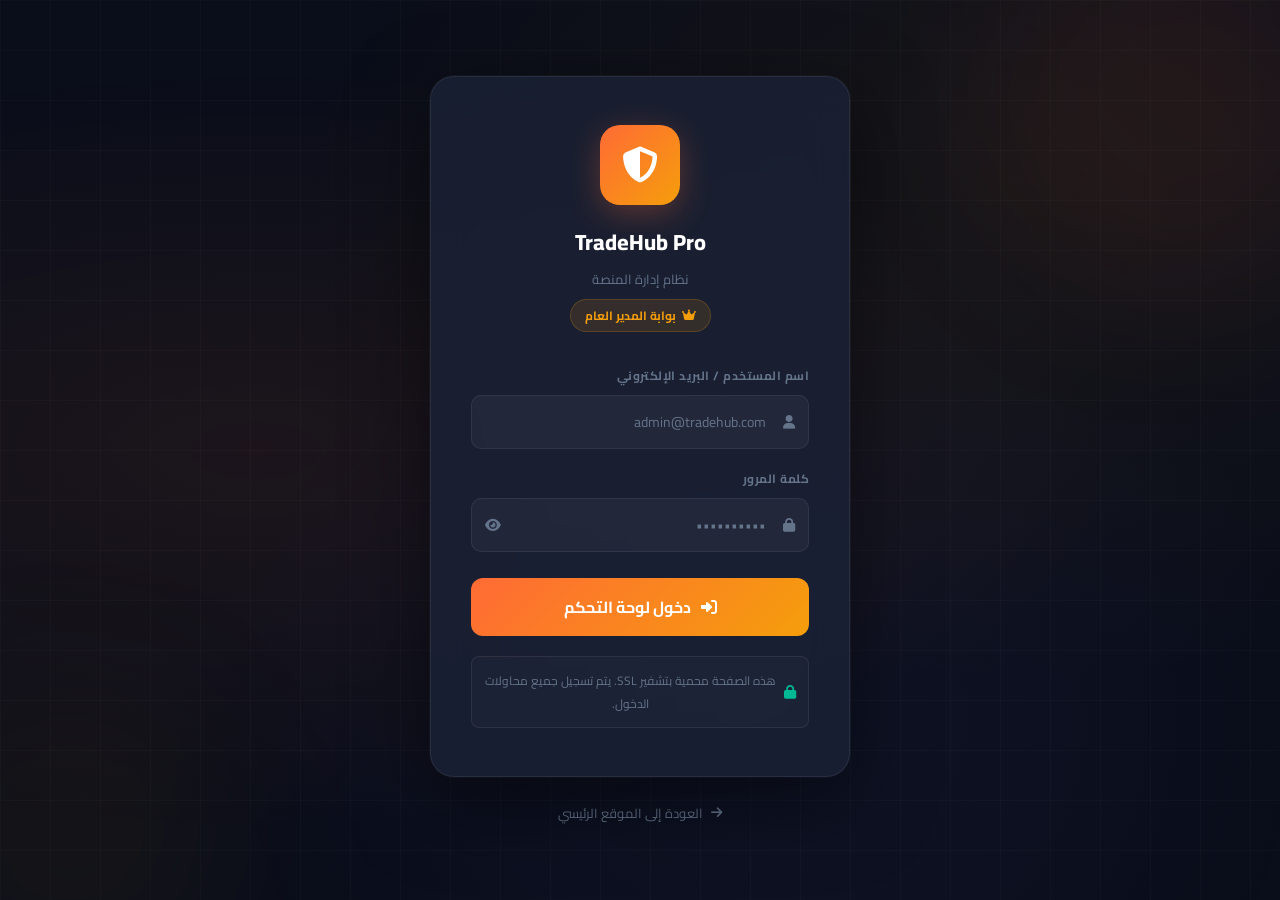
<file: admin-login.html>
<!DOCTYPE html>
<html lang="ar" dir="rtl">
<head>
  <meta charset="UTF-8" />
  <meta name="viewport" content="width=device-width, initial-scale=1.0" />
  <title>دخول المدير - TradeHub Pro</title>
  <!-- PWA -->
  <meta name="theme-color" content="#f59e0b" />
  <meta name="apple-mobile-web-app-capable" content="yes" />
  <meta name="apple-mobile-web-app-title" content="TradeHub Pro" />
  <link rel="manifest" href="manifest.json" />
  <link rel="apple-touch-icon" href="icons/icon-192x192.png" />
  <link rel="icon" type="image/svg+xml" href="icons/icon.svg" />
  <link href="https://fonts.googleapis.com/css2?family=Cairo:wght@300;400;600;700;800&display=swap" rel="stylesheet" />
  <link rel="stylesheet" href="https://cdn.jsdelivr.net/npm/@fortawesome/fontawesome-free@6.4.0/css/all.min.css" />
  <style>
    *, *::before, *::after { margin: 0; padding: 0; box-sizing: border-box; }
    :root {
      --primary: #FF6B35; --danger: #e74c3c; --success: #00b894;
      --admin-dark: #0a0e1a; --admin-mid: #111827; --admin-card: #1a2235;
      --admin-border: rgba(255,255,255,0.07); --admin-text: #e2e8f0;
      --admin-muted: #64748b; --gold: #f59e0b;
    }
    body {
      font-family: 'Cairo', sans-serif;
      background: var(--admin-dark);
      min-height: 100vh;
      display: flex;
      align-items: center;
      justify-content: center;
      position: relative;
      overflow: hidden;
    }
    /* Animated background */
    .bg-anim {
      position: fixed; inset: 0; z-index: 0;
      background: radial-gradient(ellipse at 20% 50%, rgba(255,107,53,0.08) 0%, transparent 60%),
                  radial-gradient(ellipse at 80% 20%, rgba(245,158,11,0.06) 0%, transparent 50%),
                  radial-gradient(ellipse at 60% 80%, rgba(99,102,241,0.06) 0%, transparent 50%);
    }
    .grid-lines {
      position: fixed; inset: 0; z-index: 0;
      background-image: linear-gradient(rgba(255,255,255,0.02) 1px, transparent 1px),
                        linear-gradient(90deg, rgba(255,255,255,0.02) 1px, transparent 1px);
      background-size: 50px 50px;
    }
    .floating-orb {
      position: fixed; border-radius: 50%; filter: blur(80px); z-index: 0; animation: floatOrb 8s ease-in-out infinite;
    }
    .orb1 { width: 400px; height: 400px; background: rgba(255,107,53,0.06); top: -100px; right: -100px; animation-delay: 0s; }
    .orb2 { width: 300px; height: 300px; background: rgba(245,158,11,0.05); bottom: -80px; left: -80px; animation-delay: 3s; }
    @keyframes floatOrb { 0%,100% { transform: translate(0,0) scale(1); } 50% { transform: translate(30px, -30px) scale(1.1); } }

    /* Login Card */
    .login-wrapper { position: relative; z-index: 10; width: 100%; max-width: 460px; padding: 20px; }
    .login-card {
      background: rgba(26, 34, 53, 0.85);
      border: 1px solid var(--admin-border);
      border-radius: 24px;
      padding: 48px 40px;
      backdrop-filter: blur(20px);
      box-shadow: 0 25px 80px rgba(0,0,0,0.5), 0 0 0 1px rgba(255,255,255,0.04);
    }
    .login-logo {
      text-align: center;
      margin-bottom: 32px;
    }
    .logo-shield {
      width: 80px; height: 80px;
      background: linear-gradient(135deg, #FF6B35, #f59e0b);
      border-radius: 20px;
      display: flex; align-items: center; justify-content: center;
      font-size: 36px; color: white;
      margin: 0 auto 16px;
      box-shadow: 0 8px 32px rgba(255,107,53,0.3);
      animation: pulseLogo 3s ease-in-out infinite;
    }
    @keyframes pulseLogo { 0%,100% { box-shadow: 0 8px 32px rgba(255,107,53,0.3); } 50% { box-shadow: 0 8px 48px rgba(255,107,53,0.5); } }
    .login-logo h1 { font-size: 22px; font-weight: 800; color: white; margin-bottom: 4px; }
    .login-logo p { font-size: 13px; color: var(--admin-muted); }
    .admin-badge {
      display: inline-flex; align-items: center; gap: 6px;
      background: rgba(245,158,11,0.12); color: var(--gold);
      padding: 4px 14px; border-radius: 20px; font-size: 12px; font-weight: 700;
      border: 1px solid rgba(245,158,11,0.2); margin-top: 8px;
    }
    .form-group { margin-bottom: 18px; }
    .form-label { display: block; font-size: 12px; font-weight: 700; color: var(--admin-muted); margin-bottom: 8px; text-transform: uppercase; letter-spacing: 0.5px; }
    .input-wrap { position: relative; }
    .input-icon { position: absolute; top: 50%; transform: translateY(-50%); right: 14px; color: var(--admin-muted); font-size: 14px; pointer-events: none; }
    .form-input {
      width: 100%; padding: 13px 42px 13px 14px;
      background: rgba(255,255,255,0.04);
      border: 1.5px solid var(--admin-border);
      border-radius: 10px; color: var(--admin-text);
      font-size: 14px; font-family: 'Cairo', sans-serif;
      outline: none; transition: all 0.3s;
    }
    .form-input:focus { border-color: var(--primary); background: rgba(255,107,53,0.05); box-shadow: 0 0 0 3px rgba(255,107,53,0.1); }
    .form-input::placeholder { color: var(--admin-muted); }
    .toggle-pass { position: absolute; top: 50%; transform: translateY(-50%); left: 14px; background: none; border: none; color: var(--admin-muted); cursor: pointer; font-size: 14px; transition: color 0.2s; }
    .toggle-pass:hover { color: var(--primary); }
    .login-btn {
      width: 100%; padding: 14px;
      background: linear-gradient(135deg, #FF6B35, #f59e0b);
      color: white; border: none; border-radius: 12px;
      font-size: 16px; font-weight: 700; font-family: 'Cairo', sans-serif;
      cursor: pointer; transition: all 0.3s; position: relative; overflow: hidden;
      margin-top: 8px;
    }
    .login-btn:hover { transform: translateY(-2px); box-shadow: 0 8px 24px rgba(255,107,53,0.4); }
    .login-btn:active { transform: translateY(0); }
    .login-btn .btn-content { display: flex; align-items: center; justify-content: center; gap: 10px; position: relative; z-index: 1; }
    .login-btn .ripple { position: absolute; border-radius: 50%; background: rgba(255,255,255,0.3); transform: scale(0); animation: ripple 0.6s linear; }
    @keyframes ripple { to { transform: scale(4); opacity: 0; } }
    .security-note {
      display: flex; align-items: center; gap: 8px;
      font-size: 12px; color: var(--admin-muted); text-align: center;
      margin-top: 20px; padding: 12px; border-radius: 8px;
      background: rgba(255,255,255,0.02); border: 1px solid var(--admin-border);
    }
    .security-note i { color: var(--success); font-size: 14px; }
    .error-msg { display: none; background: rgba(231,76,60,0.1); border: 1px solid rgba(231,76,60,0.3); color: #fc8181; padding: 10px 14px; border-radius: 8px; font-size: 13px; margin-bottom: 16px; align-items: center; gap: 8px; }
    .error-msg.show { display: flex; animation: shake 0.3s ease; }
    @keyframes shake { 0%,100% { transform: translateX(0); } 25% { transform: translateX(-8px); } 75% { transform: translateX(8px); } }
    .hint-box {
      margin-top: 20px; padding: 14px 16px;
      background: rgba(255,107,53,0.06); border: 1px solid rgba(255,107,53,0.15);
      border-radius: 10px; font-size: 12px; color: var(--admin-muted);
    }
    .hint-box strong { color: var(--primary); }
    .hint-row { display: flex; align-items: center; gap: 8px; margin-bottom: 4px; }
    .hint-row:last-child { margin-bottom: 0; }
    .back-link { display: flex; align-items: center; justify-content: center; gap: 8px; margin-top: 24px; color: var(--admin-muted); font-size: 13px; text-decoration: none; transition: color 0.2s; }
    .back-link:hover { color: var(--primary); }
    /* Loading state */
    .loading { display: none; }
    .loading-dot { display: inline-block; width: 8px; height: 8px; border-radius: 50%; background: white; margin: 0 3px; animation: loadingDot 1s infinite; }
    .loading-dot:nth-child(2) { animation-delay: 0.2s; }
    .loading-dot:nth-child(3) { animation-delay: 0.4s; }
    @keyframes loadingDot { 0%,80%,100% { transform: scale(0.6); opacity: 0.5; } 40% { transform: scale(1); opacity: 1; } }
  </style>
</head>
<body>
  <div class="bg-anim"></div>
  <div class="grid-lines"></div>
  <div class="floating-orb orb1"></div>
  <div class="floating-orb orb2"></div>

  <div class="login-wrapper">
    <div class="login-card">
      <div class="login-logo">
        <div class="logo-shield"><i class="fas fa-shield-alt"></i></div>
        <h1>TradeHub Pro</h1>
        <p>نظام إدارة المنصة</p>
        <div class="admin-badge"><i class="fas fa-crown"></i> بوابة المدير العام</div>
      </div>

      <div class="error-msg" id="errorMsg">
        <i class="fas fa-exclamation-triangle"></i>
        <span id="errorText">بيانات الدخول غير صحيحة</span>
      </div>

      <form onsubmit="return doLogin(event)">
        <div class="form-group">
          <label class="form-label">اسم المستخدم / البريد الإلكتروني</label>
          <div class="input-wrap">
            <i class="fas fa-user input-icon"></i>
            <input type="text" class="form-input" id="adminUser" placeholder="admin@tradehub.com" autocomplete="username" />
          </div>
        </div>
        <div class="form-group">
          <label class="form-label">كلمة المرور</label>
          <div class="input-wrap">
            <i class="fas fa-lock input-icon"></i>
            <input type="password" class="form-input" id="adminPass" placeholder="••••••••••" autocomplete="current-password" />
            <button type="button" class="toggle-pass" onclick="togglePass()"><i class="fas fa-eye" id="eyeIcon"></i></button>
          </div>
        </div>

        <button type="submit" class="login-btn" id="loginBtn">
          <div class="btn-content" id="btnContent">
            <i class="fas fa-sign-in-alt"></i> دخول لوحة التحكم
          </div>
          <div class="loading" id="btnLoading">
            <span class="loading-dot"></span>
            <span class="loading-dot"></span>
            <span class="loading-dot"></span>
          </div>
        </button>
      </form>

      <div class="security-note">
        <i class="fas fa-lock"></i>
        <span>هذه الصفحة محمية بتشفير SSL. يتم تسجيل جميع محاولات الدخول.</span>
      </div>

    </div>

    <a href="index.html" class="back-link">
      <i class="fas fa-arrow-right"></i> العودة إلى الموقع الرئيسي
    </a>
  </div>

  <script>
    const ADMIN_CREDENTIALS = { user: 'admin', pass: 'admin123', email: 'admin@tradehub.com' };

    function togglePass() {
      const inp = document.getElementById('adminPass');
      const icon = document.getElementById('eyeIcon');
      inp.type = inp.type === 'password' ? 'text' : 'password';
      icon.className = inp.type === 'password' ? 'fas fa-eye' : 'fas fa-eye-slash';
    }

    function showError(msg) {
      const el = document.getElementById('errorMsg');
      document.getElementById('errorText').textContent = msg;
      el.classList.add('show');
      setTimeout(() => el.classList.remove('show'), 4000);
    }

    function setLoading(loading) {
      document.getElementById('btnContent').style.display = loading ? 'none' : 'flex';
      const loadEl = document.getElementById('btnLoading');
      loadEl.style.display = loading ? 'flex' : 'none';
      loadEl.style.justifyContent = 'center';
      loadEl.style.alignItems = 'center';
      document.getElementById('loginBtn').disabled = loading;
    }

    function doLogin(e) {
      e.preventDefault();
      const user = document.getElementById('adminUser').value.trim();
      const pass = document.getElementById('adminPass').value;

      if (!user || !pass) { showError('يرجى إدخال اسم المستخدم وكلمة المرور'); return false; }

      setLoading(true);
      setTimeout(() => {
        const isValid = (user === ADMIN_CREDENTIALS.user || user === ADMIN_CREDENTIALS.email) && pass === ADMIN_CREDENTIALS.pass;
        if (isValid) {
          localStorage.setItem('tradehub_admin', JSON.stringify({ name: 'المدير العام', email: 'admin@tradehub.com', role: 'super_admin', loginTime: Date.now() }));
          window.location.href = 'admin.html';
        } else {
          setLoading(false);
          showError('اسم المستخدم أو كلمة المرور غير صحيحة');
          document.getElementById('adminPass').value = '';
        }
      }, 1200);
      return false;
    }

    // Check if already logged in
    const stored = localStorage.getItem('tradehub_admin');
    if (stored) {
      try {
        const data = JSON.parse(stored);
        if (Date.now() - data.loginTime < 24 * 60 * 60 * 1000) window.location.href = 'admin.html';
      } catch(e) { localStorage.removeItem('tradehub_admin'); }
    }
  </script>
</body>
</html>
</file>
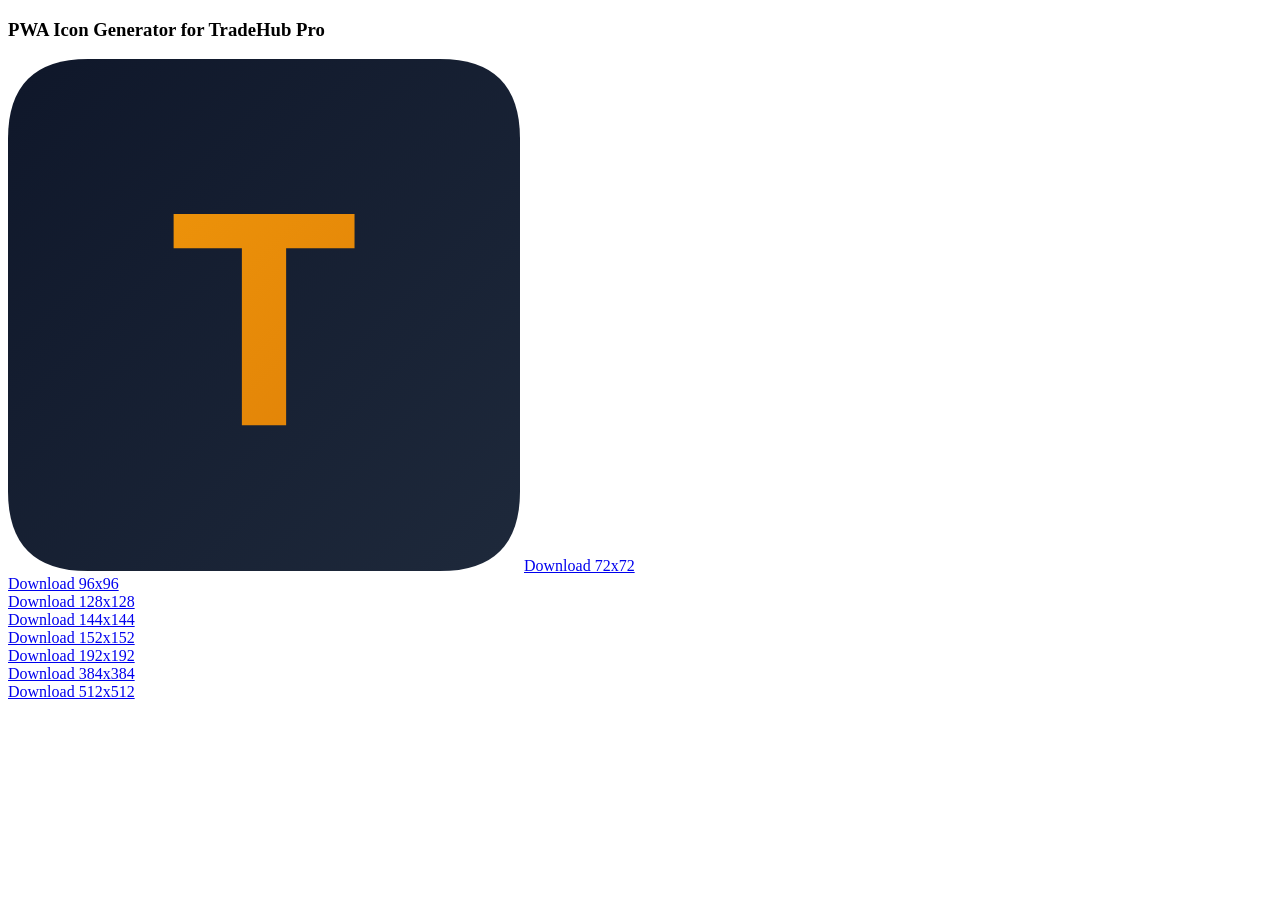
<file: generate-icons.html>
<!DOCTYPE html>
<html>
<head><title>PWA Icon Generator</title></head>
<body>
<h3>PWA Icon Generator for TradeHub Pro</h3>
<canvas id="c" width="512" height="512"></canvas>
<script>
// This file generates icons programmatically
// Icons are embedded as data URLs in the main chatbot.js
const sizes = [72, 96, 128, 144, 152, 192, 384, 512];
const canvas = document.getElementById('c');
const ctx = canvas.getContext('2d');

function drawIcon(size) {
  canvas.width = size;
  canvas.height = size;
  const r = size * 0.156; // border-radius

  // Background gradient
  const bg = ctx.createLinearGradient(0, 0, size, size);
  bg.addColorStop(0, '#0f172a');
  bg.addColorStop(1, '#1e293b');

  ctx.beginPath();
  ctx.moveTo(r, 0);
  ctx.lineTo(size - r, 0);
  ctx.quadraticCurveTo(size, 0, size, r);
  ctx.lineTo(size, size - r);
  ctx.quadraticCurveTo(size, size, size - r, size);
  ctx.lineTo(r, size);
  ctx.quadraticCurveTo(0, size, 0, size - r);
  ctx.lineTo(0, r);
  ctx.quadraticCurveTo(0, 0, r, 0);
  ctx.closePath();
  ctx.fillStyle = bg;
  ctx.fill();

  // Gold gradient for T
  const gold = ctx.createLinearGradient(0, 0, size, size);
  gold.addColorStop(0, '#f59e0b');
  gold.addColorStop(1, '#d97706');

  ctx.fillStyle = gold;
  ctx.font = `900 ${size * 0.6}px Arial Black, sans-serif`;
  ctx.textAlign = 'center';
  ctx.textBaseline = 'middle';
  ctx.fillText('T', size / 2, size / 2 + size * 0.05);

  return canvas.toDataURL('image/png');
}

sizes.forEach(s => {
  const url = drawIcon(s);
  const a = document.createElement('a');
  a.href = url;
  a.download = `icon-${s}x${s}.png`;
  a.textContent = `Download ${s}x${s}`;
  document.body.appendChild(a);
  document.body.appendChild(document.createElement('br'));
});
</script>
</body>
</html>
</file>
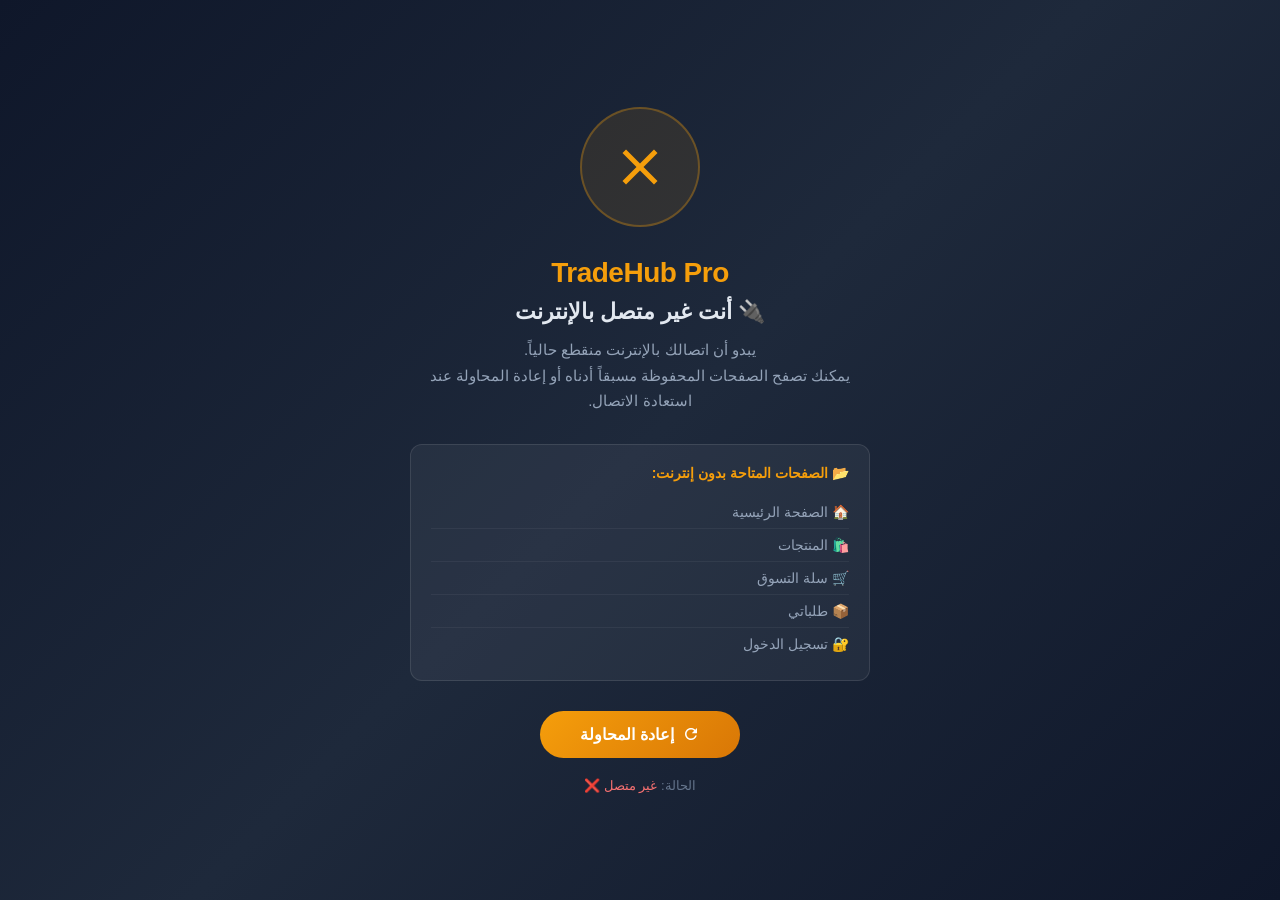
<file: offline.html>
<!DOCTYPE html>
<html lang="ar" dir="rtl">
<head>
  <meta charset="UTF-8" />
  <meta name="viewport" content="width=device-width, initial-scale=1.0" />
  <title>TradeHub Pro — غير متصل</title>
  <style>
    * { margin: 0; padding: 0; box-sizing: border-box; }
    body {
      font-family: 'Cairo', 'Segoe UI', sans-serif;
      background: linear-gradient(135deg, #0f172a 0%, #1e293b 50%, #0f172a 100%);
      min-height: 100vh;
      display: flex;
      align-items: center;
      justify-content: center;
      color: #fff;
    }
    .container {
      text-align: center;
      padding: 40px 20px;
      max-width: 500px;
    }
    .icon-wrap {
      width: 120px;
      height: 120px;
      background: rgba(245,158,11,0.1);
      border: 2px solid rgba(245,158,11,0.3);
      border-radius: 50%;
      display: flex;
      align-items: center;
      justify-content: center;
      margin: 0 auto 30px;
      animation: pulse 2s infinite;
    }
    @keyframes pulse {
      0%, 100% { transform: scale(1); opacity: 1; }
      50% { transform: scale(1.05); opacity: 0.8; }
    }
    .icon-wrap svg {
      width: 60px;
      height: 60px;
      fill: #f59e0b;
    }
    .logo {
      font-size: 28px;
      font-weight: 900;
      color: #f59e0b;
      margin-bottom: 10px;
      letter-spacing: -0.5px;
    }
    h1 {
      font-size: 22px;
      color: #e2e8f0;
      margin-bottom: 12px;
    }
    p {
      color: #94a3b8;
      font-size: 15px;
      line-height: 1.7;
      margin-bottom: 30px;
    }
    .cached-pages {
      background: rgba(255,255,255,0.05);
      border: 1px solid rgba(255,255,255,0.1);
      border-radius: 12px;
      padding: 20px;
      margin-bottom: 30px;
      text-align: right;
    }
    .cached-pages h3 {
      color: #f59e0b;
      margin-bottom: 15px;
      font-size: 14px;
    }
    .cached-pages a {
      display: block;
      color: #94a3b8;
      text-decoration: none;
      padding: 8px 0;
      border-bottom: 1px solid rgba(255,255,255,0.05);
      font-size: 14px;
      transition: color 0.2s;
    }
    .cached-pages a:hover { color: #f59e0b; }
    .cached-pages a:last-child { border-bottom: none; }
    .btn-retry {
      background: linear-gradient(135deg, #f59e0b, #d97706);
      color: #fff;
      border: none;
      padding: 14px 40px;
      border-radius: 50px;
      font-size: 16px;
      font-weight: 700;
      cursor: pointer;
      transition: all 0.3s;
      display: inline-flex;
      align-items: center;
      gap: 8px;
    }
    .btn-retry:hover { transform: translateY(-2px); box-shadow: 0 8px 20px rgba(245,158,11,0.4); }
    .status-bar {
      margin-top: 20px;
      font-size: 13px;
      color: #64748b;
    }
    .status-bar span { color: #f87171; }
    .status-bar.online span { color: #4ade80; }
  </style>
</head>
<body>
<div class="container">
  <div class="icon-wrap">
    <svg viewBox="0 0 24 24" xmlns="http://www.w3.org/2000/svg">
      <path d="M19 6.41L17.59 5 12 10.59 6.41 5 5 6.41 10.59 12 5 17.59 6.41 19 12 13.41 17.59 19 19 17.59 13.41 12z"/>
    </svg>
  </div>

  <div class="logo">TradeHub Pro</div>
  <h1>🔌 أنت غير متصل بالإنترنت</h1>
  <p>
    يبدو أن اتصالك بالإنترنت منقطع حالياً.<br/>
    يمكنك تصفح الصفحات المحفوظة مسبقاً أدناه أو إعادة المحاولة عند استعادة الاتصال.
  </p>

  <div class="cached-pages">
    <h3>📂 الصفحات المتاحة بدون إنترنت:</h3>
    <a href="/index.html">🏠 الصفحة الرئيسية</a>
    <a href="/products.html">🛍️ المنتجات</a>
    <a href="/cart.html">🛒 سلة التسوق</a>
    <a href="/my-orders.html">📦 طلباتي</a>
    <a href="/auth.html">🔐 تسجيل الدخول</a>
  </div>

  <button class="btn-retry" onclick="retryConnection()">
    <svg width="18" height="18" viewBox="0 0 24 24" fill="currentColor">
      <path d="M17.65 6.35C16.2 4.9 14.21 4 12 4c-4.42 0-7.99 3.58-7.99 8s3.57 8 7.99 8c3.73 0 6.84-2.55 7.73-6h-2.08c-.82 2.33-3.04 4-5.65 4-3.31 0-6-2.69-6-6s2.69-6 6-6c1.66 0 3.14.69 4.22 1.78L13 11h7V4l-2.35 2.35z"/>
    </svg>
    إعادة المحاولة
  </button>

  <div class="status-bar" id="statusBar">
    الحالة: <span>غير متصل ❌</span>
  </div>
</div>

<script>
function retryConnection() {
  if (navigator.onLine) {
    window.location.href = '/index.html';
  } else {
    const btn = document.querySelector('.btn-retry');
    btn.textContent = '⏳ لا يوجد اتصال بعد...';
    setTimeout(() => { btn.innerHTML = '<svg width="18" height="18" viewBox="0 0 24 24" fill="currentColor"><path d="M17.65 6.35C16.2 4.9 14.21 4 12 4c-4.42 0-7.99 3.58-7.99 8s3.57 8 7.99 8c3.73 0 6.84-2.55 7.73-6h-2.08c-.82 2.33-3.04 4-5.65 4-3.31 0-6-2.69-6-6s2.69-6 6-6c1.66 0 3.14.69 4.22 1.78L13 11h7V4l-2.35 2.35z"/></svg> إعادة المحاولة'; }, 2000);
  }
}

window.addEventListener('online', () => {
  document.getElementById('statusBar').className = 'status-bar online';
  document.getElementById('statusBar').innerHTML = 'الحالة: <span>متصل ✅ — يمكنك الانتقال للموقع</span>';
  setTimeout(() => window.location.href = '/index.html', 1500);
});

window.addEventListener('offline', () => {
  document.getElementById('statusBar').className = 'status-bar';
  document.getElementById('statusBar').innerHTML = 'الحالة: <span>غير متصل ❌</span>';
});
</script>
</body>
</html>
</file>
